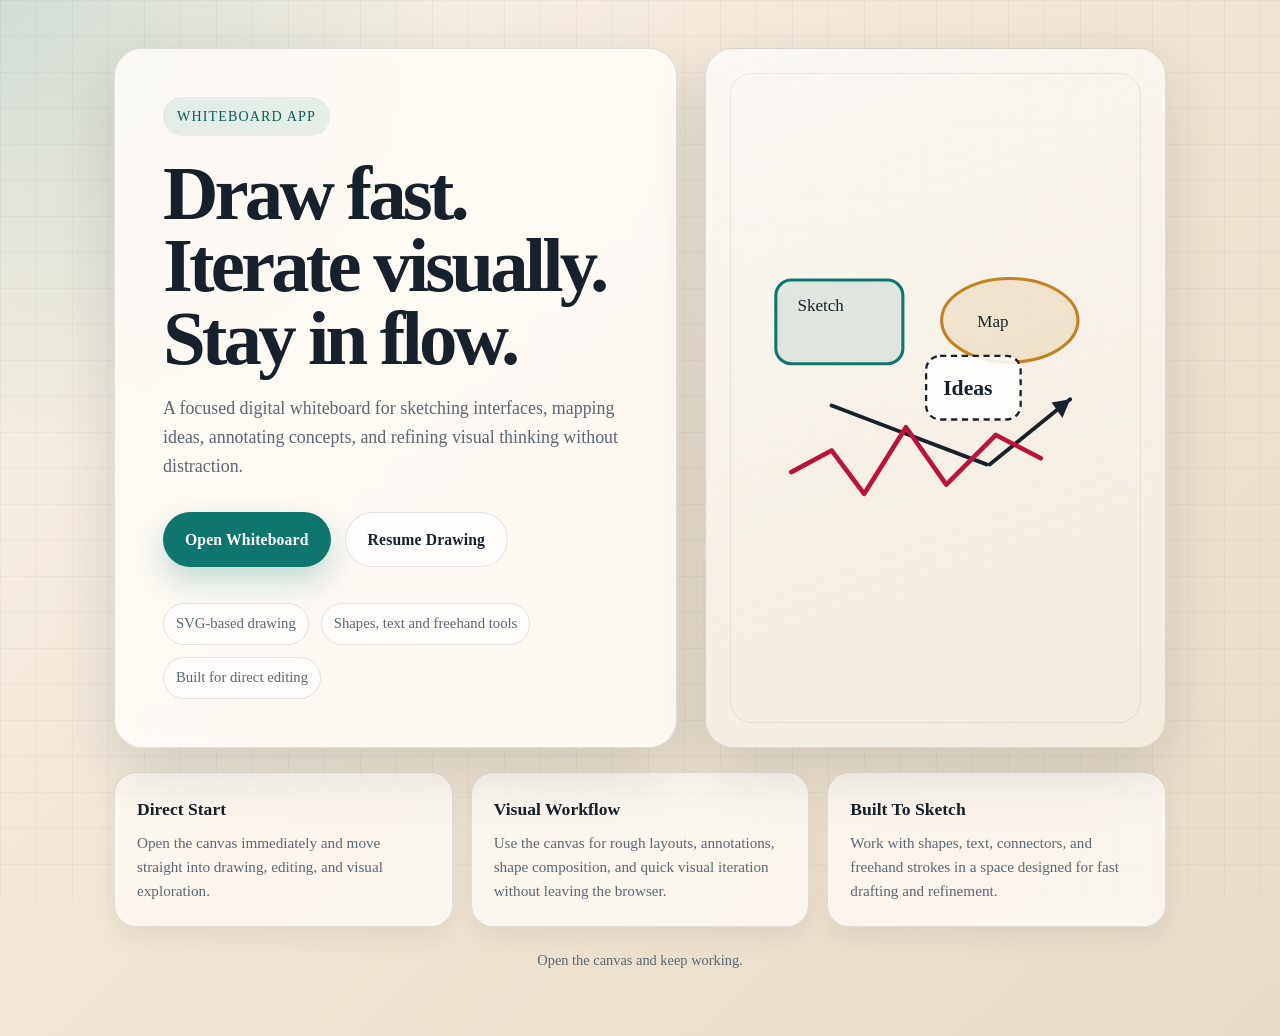
<file: assets/www/index.html>
<!DOCTYPE html>
<html lang="en">
<head>
	<meta charset="UTF-8">
	<meta name="viewport" content="width=device-width, initial-scale=1.0">
	<title>Webserver</title>
	<style>
		:root {
			--bg: #f4efe6;
			--paper: rgba(255, 252, 247, 0.88);
			--ink: #17212b;
			--muted: #5b6773;
			--accent: #0f766e;
			--accent-dark: #0b5d57;
			--line: rgba(23, 33, 43, 0.12);
			--shadow: 0 24px 60px rgba(23, 33, 43, 0.14);
		}
		* { box-sizing: border-box; }
		body {
			font-family: Georgia, "Times New Roman", serif;
			line-height: 1.6;
			color: var(--ink);
			margin: 0;
			min-height: 100vh;
			background: radial-gradient(circle at top left, rgba(15, 118, 110, 0.16), transparent 28%), linear-gradient(135deg, #f7f1e8 0%, #efe4d3 52%, #e7dcc8 100%);
		}
		body::before {
			content: "";
			position: fixed;
			inset: 0;
			background-image: linear-gradient(rgba(23, 33, 43, 0.03) 1px, transparent 1px), linear-gradient(90deg, rgba(23, 33, 43, 0.03) 1px, transparent 1px);
			background-size: 36px 36px;
			pointer-events: none;
		}
		main {
			position: relative;
			max-width: 1100px;
			margin: 0 auto;
			padding: 48px 24px 64px;
		}
		.hero {
			display: grid;
			grid-template-columns: minmax(0, 1.1fr) minmax(320px, 0.9fr);
			gap: 28px;
			align-items: stretch;
		}
		.panel {
			background: var(--paper);
			backdrop-filter: blur(8px);
			border: 1px solid var(--line);
			border-radius: 28px;
			box-shadow: var(--shadow);
		}
		.hero-copy { padding: 48px; }
		.eyebrow {
			display: inline-flex;
			align-items: center;
			gap: 10px;
			padding: 8px 14px;
			border-radius: 999px;
			background: rgba(15, 118, 110, 0.1);
			color: var(--accent-dark);
			font-size: 0.88rem;
			letter-spacing: 0.08em;
			text-transform: uppercase;
		}
		h1 {
			margin: 22px 0 18px;
			font-size: clamp(3rem, 6vw, 5.6rem);
			line-height: 0.95;
			letter-spacing: -0.05em;
			font-weight: 700;
		}
		.lead {
			max-width: 34rem;
			font-size: 1.12rem;
			color: var(--muted);
			margin: 0 0 32px;
		}
		.actions {
			display: flex;
			flex-wrap: wrap;
			gap: 14px;
			margin-bottom: 36px;
		}
		.btn {
			display: inline-flex;
			align-items: center;
			justify-content: center;
			padding: 14px 22px;
			border-radius: 999px;
			text-decoration: none;
			font-size: 0.98rem;
			font-weight: 700;
			letter-spacing: 0.01em;
			transition: transform 0.18s ease, box-shadow 0.18s ease, background 0.18s ease;
		}
		.btn-primary {
			background: var(--accent);
			color: #fff;
			box-shadow: 0 14px 30px rgba(15, 118, 110, 0.25);
		}
		.btn-secondary {
			background: rgba(255, 255, 255, 0.72);
			color: var(--ink);
			border: 1px solid var(--line);
		}
		.btn:hover { transform: translateY(-2px); }
		.btn-primary:hover { background: var(--accent-dark); }
		.btn-secondary:hover { background: rgba(255, 255, 255, 0.95); }
		.notes {
			display: flex;
			flex-wrap: wrap;
			gap: 12px;
			color: var(--muted);
			font-size: 0.92rem;
		}
		.notes span {
			padding: 8px 12px;
			border-radius: 999px;
			background: rgba(255, 255, 255, 0.62);
			border: 1px solid var(--line);
		}
		.preview {
			position: relative;
			overflow: hidden;
			padding: 28px;
			min-height: 520px;
			background: linear-gradient(160deg, rgba(255, 255, 255, 0.72), rgba(243, 235, 223, 0.92)), linear-gradient(0deg, rgba(23, 33, 43, 0.04) 1px, transparent 1px), linear-gradient(90deg, rgba(23, 33, 43, 0.04) 1px, transparent 1px);
			background-size: auto, 36px 36px, 36px 36px;
		}
		.preview::after {
			content: "";
			position: absolute;
			inset: 24px;
			border: 1px solid rgba(23, 33, 43, 0.08);
			border-radius: 22px;
			pointer-events: none;
		}
		.preview svg {
			width: 100%;
			height: 100%;
			min-height: 460px;
		}
		.summary {
			display: grid;
			grid-template-columns: repeat(3, minmax(0, 1fr));
			gap: 18px;
			margin-top: 24px;
		}
		.summary-card {
			padding: 22px;
			border-radius: 22px;
			background: rgba(255, 252, 247, 0.78);
			border: 1px solid var(--line);
			box-shadow: 0 10px 25px rgba(23, 33, 43, 0.07);
		}
		.summary-card h2 {
			margin: 0 0 8px;
			font-size: 1.1rem;
		}
		.summary-card p {
			margin: 0;
			color: var(--muted);
			font-size: 0.95rem;
		}
		footer {
			margin-top: 22px;
			text-align: center;
			color: var(--muted);
			font-size: 0.9rem;
		}
		@media (max-width: 920px) {
			main { padding: 28px 16px 40px; }
			.hero { grid-template-columns: 1fr; }
			.hero-copy, .preview { padding: 28px; }
			.summary { grid-template-columns: 1fr; }
		}
		@media (max-width: 560px) {
			h1 { font-size: 2.7rem; }
			.lead { font-size: 1rem; }
			.hero-copy, .preview { padding: 22px; border-radius: 24px; }
			.preview svg { min-height: 320px; }
		}
	</style>
</head>
<body>
	<main>
		<section class="hero">
			<div class="panel hero-copy">
				<div class="eyebrow">Whiteboard App</div>
				<h1>Draw fast. Iterate visually. Stay in flow.</h1>
				<p class="lead">A focused digital whiteboard for sketching interfaces, mapping ideas, annotating concepts, and refining visual thinking without distraction.</p>
				<div class="actions">
					<a href="/whiteboard/" class="btn btn-primary">Open Whiteboard</a>
					<a href="/whiteboard/" class="btn btn-secondary">Resume Drawing</a>
				</div>
				<div class="notes">
					<span>SVG-based drawing</span>
					<span>Shapes, text and freehand tools</span>
					<span>Built for direct editing</span>
				</div>
			</div>
			<div class="panel preview" aria-hidden="true">
				<svg viewBox="0 0 520 420" xmlns="http://www.w3.org/2000/svg">
					<rect x="54" y="58" width="164" height="108" rx="20" fill="rgba(15, 118, 110, 0.10)" stroke="#0f766e" stroke-width="4" />
					<ellipse cx="356" cy="110" rx="88" ry="54" fill="rgba(192, 132, 33, 0.14)" stroke="#c08421" stroke-width="4" />
					<line x1="126" y1="220" x2="326" y2="296" stroke="#17212b" stroke-width="5" stroke-linecap="round" />
					<line x1="330" y1="296" x2="434" y2="212" stroke="#17212b" stroke-width="5" stroke-linecap="round" />
					<polygon points="434,212 410,216 424,236" fill="#17212b" />
					<polyline points="74,306 126,278 168,334 222,248 274,322 338,258 396,288" fill="none" stroke="#be123c" stroke-width="6" stroke-linecap="round" stroke-linejoin="round" />
					<rect x="248" y="156" width="122" height="82" rx="18" fill="rgba(255, 255, 255, 0.86)" stroke="#17212b" stroke-width="3" stroke-dasharray="8 6" />
					<text x="270" y="206" fill="#17212b" font-family="Georgia, serif" font-size="28" font-weight="700">Ideas</text>
					<text x="82" y="98" fill="#17212b" font-family="Georgia, serif" font-size="22">Sketch</text>
					<text x="314" y="118" fill="#17212b" font-family="Georgia, serif" font-size="22">Map</text>
				</svg>
			</div>
		</section>
		<section class="summary">
			<article class="summary-card">
				<h2>Direct Start</h2>
				<p>Open the canvas immediately and move straight into drawing, editing, and visual exploration.</p>
			</article>
			<article class="summary-card">
				<h2>Visual Workflow</h2>
				<p>Use the canvas for rough layouts, annotations, shape composition, and quick visual iteration without leaving the browser.</p>
			</article>
			<article class="summary-card">
				<h2>Built To Sketch</h2>
				<p>Work with shapes, text, connectors, and freehand strokes in a space designed for fast drafting and refinement.</p>
			</article>
		</section>
		<footer>Open the canvas and keep working.</footer>
	</main>
</body>

</html>
</file>
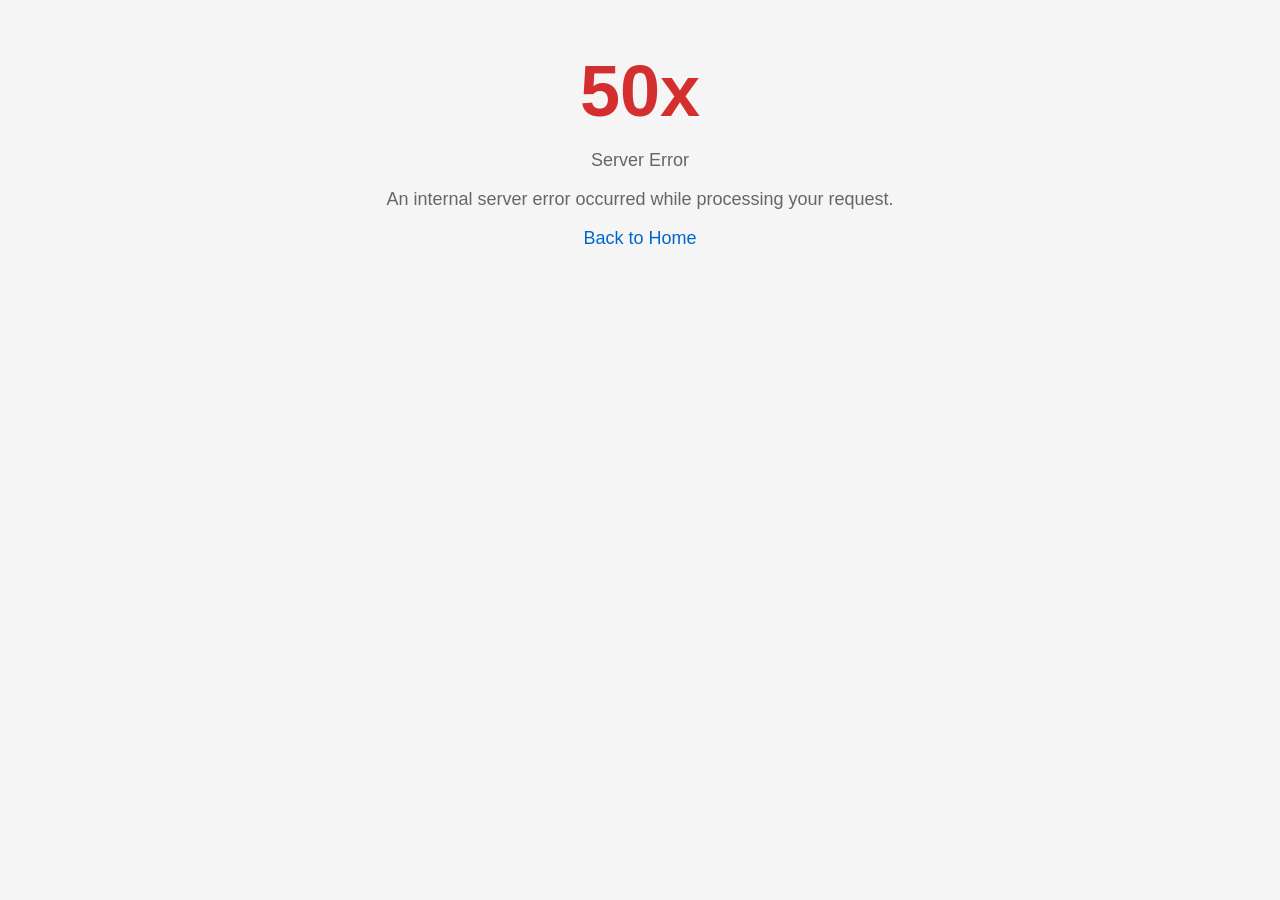
<file: assets/www/50x.html>
<!DOCTYPE html>
<html lang="en">

<head>
	<meta charset="UTF-8">
	<meta name="viewport" content="width=device-width, initial-scale=1.0">
	<title>Server Error</title>
	<style>
		body {
			font-family: Arial, sans-serif;
			text-align: center;
			margin-top: 50px;
			background-color: #f5f5f5;
		}

		h1 {
			color: #d32f2f;
			font-size: 72px;
			margin: 0;
		}

		p {
			color: #666;
			font-size: 18px;
		}

		a {
			color: #0066cc;
			text-decoration: none;
		}

		a:hover {
			text-decoration: underline;
		}
	</style>
</head>

<body>
	<h1>50x</h1>
	<p>Server Error</p>
	<p>An internal server error occurred while processing your request.</p>
	<p><a href="/">Back to Home</a></p>
</body>

</html>
</file>
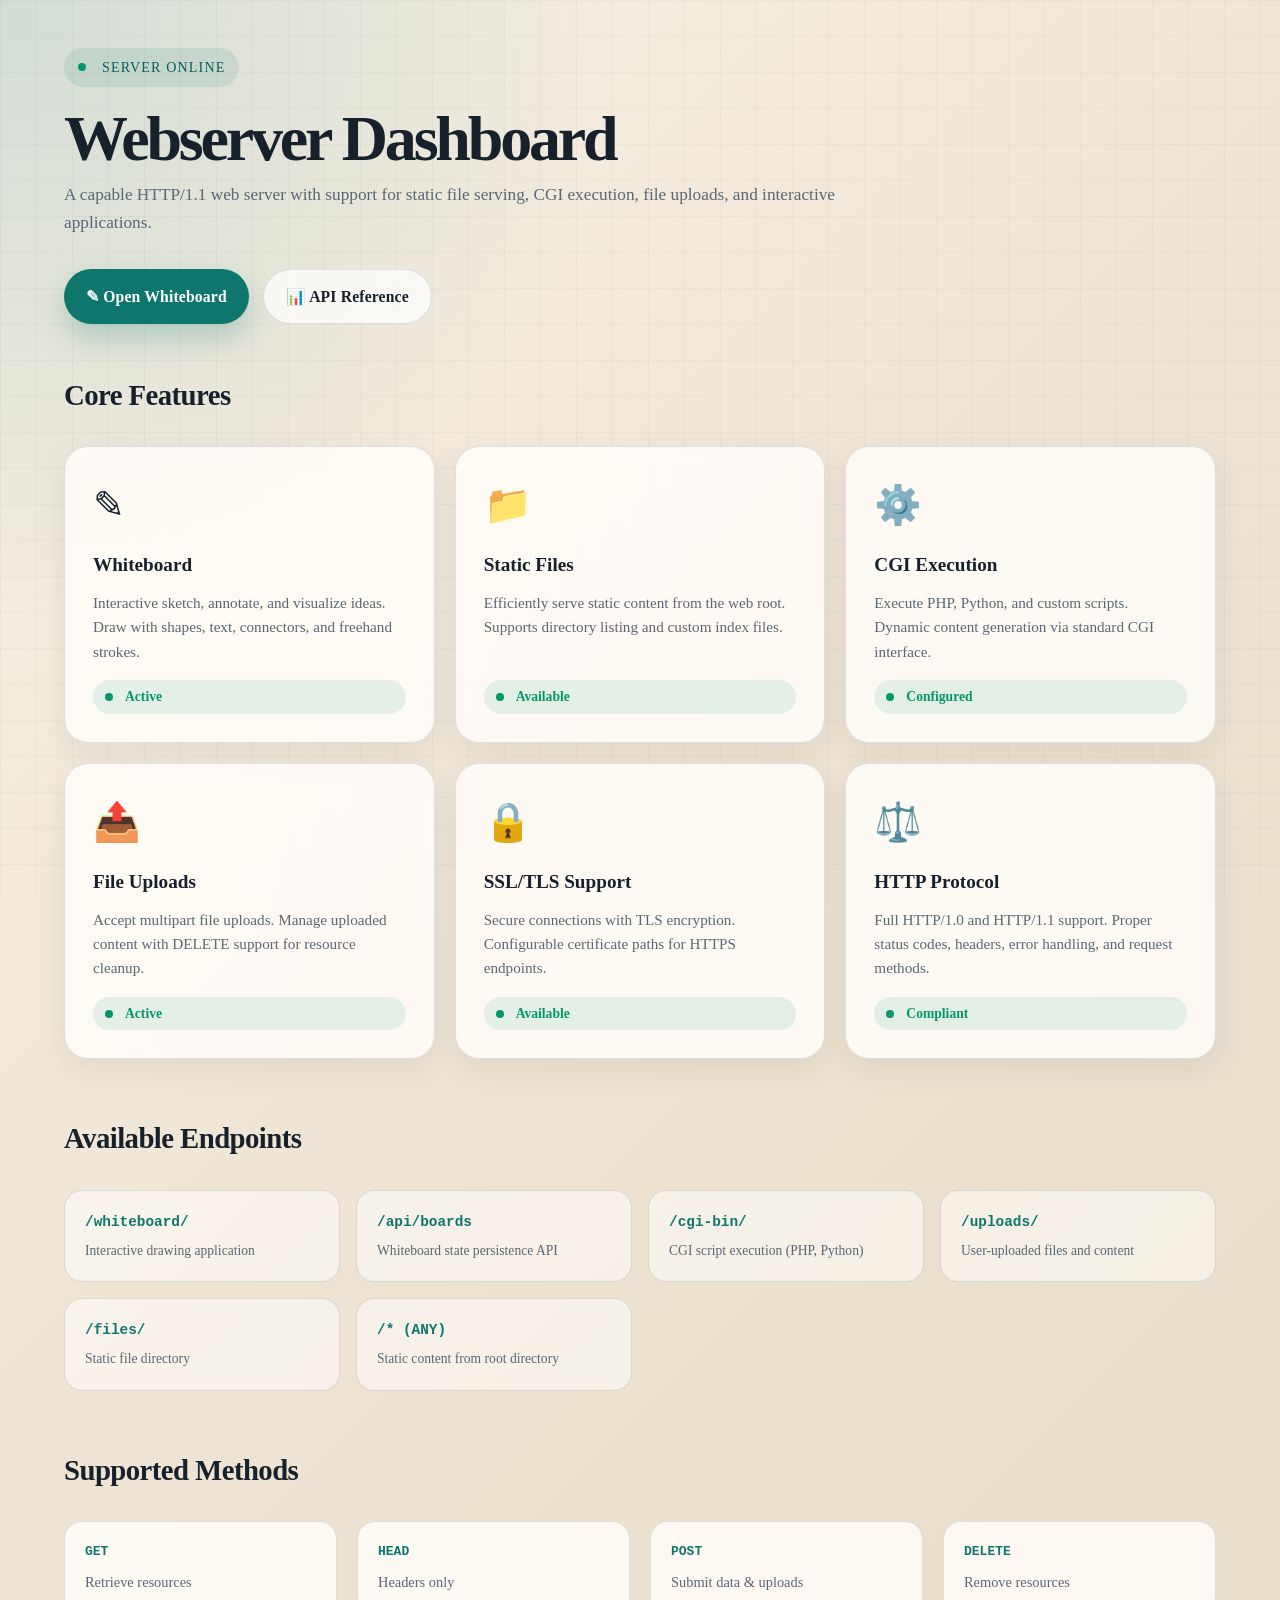
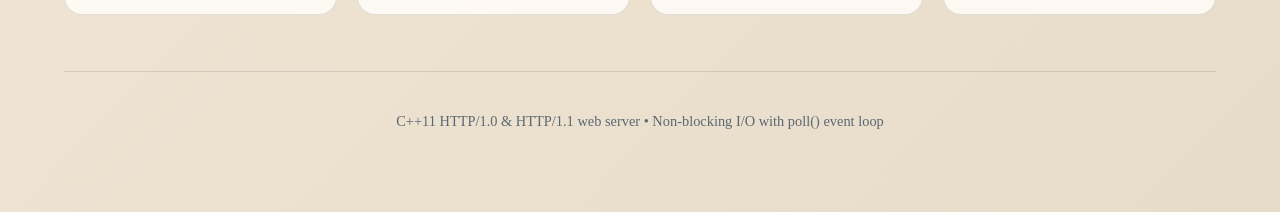
<file: assets/www/dashboard.html>
<!DOCTYPE html>
<html lang="en">

<head>
	<meta charset="UTF-8">
	<meta name="viewport" content="width=device-width, initial-scale=1.0">
	<title>Webserver Dashboard</title>
	<style>
		:root {
			--bg: #f4efe6;
			--paper: rgba(255, 252, 247, 0.88);
			--ink: #17212b;
			--muted: #5b6773;
			--accent: #0f766e;
			--accent-dark: #0b5d57;
			--line: rgba(23, 33, 43, 0.12);
			--shadow: 0 24px 60px rgba(23, 33, 43, 0.14);
			--success: #059669;
		}

		* {
			box-sizing: border-box;
		}

		body {
			font-family: Georgia, "Times New Roman", serif;
			line-height: 1.6;
			color: var(--ink);
			margin: 0;
			min-height: 100vh;
			background:
				radial-gradient(circle at top left, rgba(15, 118, 110, 0.16), transparent 28%),
				linear-gradient(135deg, #f7f1e8 0%, #efe4d3 52%, #e7dcc8 100%);
		}

		body::before {
			content: "";
			position: fixed;
			inset: 0;
			background-image:
				linear-gradient(rgba(23, 33, 43, 0.03) 1px, transparent 1px),
				linear-gradient(90deg, rgba(23, 33, 43, 0.03) 1px, transparent 1px);
			background-size: 36px 36px;
			pointer-events: none;
		}

		main {
			position: relative;
			max-width: 1200px;
			margin: 0 auto;
			padding: 48px 24px 64px;
		}

		header {
			margin-bottom: 48px;
		}

		.eyebrow {
			display: inline-flex;
			align-items: center;
			gap: 10px;
			padding: 8px 14px;
			border-radius: 999px;
			background: rgba(15, 118, 110, 0.1);
			color: var(--accent-dark);
			font-size: 0.88rem;
			letter-spacing: 0.08em;
			text-transform: uppercase;
		}

		h1 {
			margin: 22px 0 12px;
			font-size: clamp(2.6rem, 5vw, 4.2rem);
			line-height: 0.95;
			letter-spacing: -0.05em;
			font-weight: 700;
		}

		.subtitle {
			max-width: 50rem;
			font-size: 1.08rem;
			color: var(--muted);
			margin: 0 0 32px;
		}

		.actions {
			display: flex;
			flex-wrap: wrap;
			gap: 14px;
			margin-bottom: 36px;
		}

		.btn {
			display: inline-flex;
			align-items: center;
			justify-content: center;
			padding: 14px 22px;
			border-radius: 999px;
			text-decoration: none;
			font-size: 0.98rem;
			font-weight: 700;
			letter-spacing: 0.01em;
			transition: transform 0.18s ease, box-shadow 0.18s ease, background 0.18s ease;
			cursor: pointer;
			border: none;
		}

		.btn-primary {
			background: var(--accent);
			color: #fff;
			box-shadow: 0 14px 30px rgba(15, 118, 110, 0.25);
		}

		.btn-secondary {
			background: rgba(255, 255, 255, 0.72);
			color: var(--ink);
			border: 1px solid var(--line);
		}

		.btn:hover {
			transform: translateY(-2px);
		}

		.btn-primary:hover {
			background: var(--accent-dark);
		}

		.btn-secondary:hover {
			background: rgba(255, 255, 255, 0.95);
		}

		.section {
			margin-bottom: 56px;
		}

		.section h2 {
			font-size: 1.8rem;
			margin: 0 0 28px;
			letter-spacing: -0.02em;
		}

		.panel {
			background: var(--paper);
			backdrop-filter: blur(8px);
			border: 1px solid var(--line);
			border-radius: 28px;
			box-shadow: var(--shadow);
		}

		.feature-grid {
			display: grid;
			grid-template-columns: repeat(auto-fit, minmax(280px, 1fr));
			gap: 20px;
		}

		.feature-card {
			padding: 28px;
			background: var(--paper);
			backdrop-filter: blur(8px);
			border: 1px solid var(--line);
			border-radius: 24px;
			box-shadow: 0 10px 30px rgba(23, 33, 43, 0.08);
			transition: transform 0.2s ease, box-shadow 0.2s ease;
			text-decoration: none;
			color: inherit;
			display: flex;
			flex-direction: column;
		}

		.feature-card:hover {
			transform: translateY(-4px);
			box-shadow: 0 16px 40px rgba(23, 33, 43, 0.12);
		}

		.feature-icon {
			font-size: 2.4rem;
			margin-bottom: 14px;
		}

		.feature-card h3 {
			margin: 0 0 10px;
			font-size: 1.2rem;
		}

		.feature-card p {
			margin: 0 0 16px;
			color: var(--muted);
			font-size: 0.95rem;
			flex-grow: 1;
		}

		.status-badge {
			display: inline-flex;
			align-items: center;
			gap: 6px;
			padding: 6px 12px;
			border-radius: 999px;
			background: rgba(5, 150, 105, 0.1);
			color: var(--success);
			font-size: 0.85rem;
			font-weight: 600;
		}

		.endpoint-grid {
			display: grid;
			grid-template-columns: repeat(auto-fit, minmax(240px, 1fr));
			gap: 16px;
		}

		.endpoint-card {
			padding: 20px;
			background: rgba(255, 255, 255, 0.5);
			border: 1px solid var(--line);
			border-radius: 18px;
			font-family: "Monaco", "Courier New", monospace;
			font-size: 0.9rem;
		}

		.endpoint-path {
			color: var(--accent);
			font-weight: 600;
			word-break: break-all;
		}

		.endpoint-desc {
			color: var(--muted);
			font-size: 0.85rem;
			margin-top: 6px;
			font-family: Georgia, serif;
		}

		.status-indicator {
			display: inline-block;
			width: 8px;
			height: 8px;
			border-radius: 50%;
			background: var(--success);
			margin-right: 6px;
		}

		footer {
			margin-top: 48px;
			padding-top: 24px;
			border-top: 1px solid var(--line);
			text-align: center;
			color: var(--muted);
			font-size: 0.9rem;
		}

		@media (max-width: 920px) {
			main {
				padding: 28px 16px 40px;
			}

			h1 {
				font-size: 2.2rem;
			}

			.feature-grid {
				grid-template-columns: 1fr;
			}
		}

		@media (max-width: 560px) {
			h1 {
				font-size: 1.8rem;
			}

			.subtitle {
				font-size: 1rem;
			}

			.section h2 {
				font-size: 1.4rem;
			}

			.feature-card {
				padding: 20px;
			}
		}
	</style>
</head>

<body>
	<main>
		<!-- Header Section -->
		<header>
			<div class="eyebrow">
				<span class="status-indicator"></span>
				Server Online
			</div>
			<h1>Webserver Dashboard</h1>
			<p class="subtitle">A capable HTTP/1.1 web server with support for static file serving, CGI execution, file uploads, and interactive applications.</p>
			
			<div class="actions">
				<a href="/whiteboard/" class="btn btn-primary">✎ Open Whiteboard</a>
				<a href="/api/boards" class="btn btn-secondary">📊 API Reference</a>
			</div>
		</header>

		<!-- Features Section -->
		<section class="section">
			<h2>Core Features</h2>
			<div class="feature-grid">
				<a href="/whiteboard/" class="feature-card">
					<div class="feature-icon">✎</div>
					<h3>Whiteboard</h3>
					<p>Interactive sketch, annotate, and visualize ideas. Draw with shapes, text, connectors, and freehand strokes.</p>
					<div class="status-badge">
						<span class="status-indicator"></span>
						Active
					</div>
				</a>

				<div class="feature-card">
					<div class="feature-icon">📁</div>
					<h3>Static Files</h3>
					<p>Efficiently serve static content from the web root. Supports directory listing and custom index files.</p>
					<div class="status-badge">
						<span class="status-indicator"></span>
						Available
					</div>
				</div>

				<div class="feature-card">
					<div class="feature-icon">⚙️</div>
					<h3>CGI Execution</h3>
					<p>Execute PHP, Python, and custom scripts. Dynamic content generation via standard CGI interface.</p>
					<div class="status-badge">
						<span class="status-indicator"></span>
						Configured
					</div>
				</div>

				<div class="feature-card">
					<div class="feature-icon">📤</div>
					<h3>File Uploads</h3>
					<p>Accept multipart file uploads. Manage uploaded content with DELETE support for resource cleanup.</p>
					<div class="status-badge">
						<span class="status-indicator"></span>
						Active
					</div>
				</div>

				<div class="feature-card">
					<div class="feature-icon">🔒</div>
					<h3>SSL/TLS Support</h3>
					<p>Secure connections with TLS encryption. Configurable certificate paths for HTTPS endpoints.</p>
					<div class="status-badge">
						<span class="status-indicator"></span>
						Available
					</div>
				</div>

				<div class="feature-card">
					<div class="feature-icon">⚖️</div>
					<h3>HTTP Protocol</h3>
					<p>Full HTTP/1.0 and HTTP/1.1 support. Proper status codes, headers, error handling, and request methods.</p>
					<div class="status-badge">
						<span class="status-indicator"></span>
						Compliant
					</div>
				</div>
			</div>
		</section>

		<!-- Endpoints Section -->
		<section class="section">
			<h2>Available Endpoints</h2>
			<div class="endpoint-grid">
				<div class="endpoint-card">
					<div class="endpoint-path">/whiteboard/</div>
					<div class="endpoint-desc">Interactive drawing application</div>
				</div>
				<div class="endpoint-card">
					<div class="endpoint-path">/api/boards</div>
					<div class="endpoint-desc">Whiteboard state persistence API</div>
				</div>
				<div class="endpoint-card">
					<div class="endpoint-path">/cgi-bin/</div>
					<div class="endpoint-desc">CGI script execution (PHP, Python)</div>
				</div>
				<div class="endpoint-card">
					<div class="endpoint-path">/uploads/</div>
					<div class="endpoint-desc">User-uploaded files and content</div>
				</div>
				<div class="endpoint-card">
					<div class="endpoint-path">/files/</div>
					<div class="endpoint-desc">Static file directory</div>
				</div>
				<div class="endpoint-card">
					<div class="endpoint-path">/* (ANY)</div>
					<div class="endpoint-desc">Static content from root directory</div>
				</div>
			</div>
		</section>

		<!-- HTTP Methods Section -->
		<section class="section">
			<h2>Supported Methods</h2>
			<div class="feature-grid" style="grid-template-columns: repeat(auto-fit, minmax(180px, 1fr));">
				<div style="padding: 20px; background: var(--paper); border: 1px solid var(--line); border-radius: 18px;">
					<div style="color: var(--accent); font-weight: 700; font-family: monospace; margin-bottom: 8px;">GET</div>
					<div style="font-size: 0.9rem; color: var(--muted);">Retrieve resources</div>
				</div>
				<div style="padding: 20px; background: var(--paper); border: 1px solid var(--line); border-radius: 18px;">
					<div style="color: var(--accent); font-weight: 700; font-family: monospace; margin-bottom: 8px;">HEAD</div>
					<div style="font-size: 0.9rem; color: var(--muted);">Headers only</div>
				</div>
				<div style="padding: 20px; background: var(--paper); border: 1px solid var(--line); border-radius: 18px;">
					<div style="color: var(--accent); font-weight: 700; font-family: monospace; margin-bottom: 8px;">POST</div>
					<div style="font-size: 0.9rem; color: var(--muted);">Submit data & uploads</div>
				</div>
				<div style="padding: 20px; background: var(--paper); border: 1px solid var(--line); border-radius: 18px;">
					<div style="color: var(--accent); font-weight: 700; font-family: monospace; margin-bottom: 8px;">DELETE</div>
					<div style="font-size: 0.9rem; color: var(--muted);">Remove resources</div>
				</div>
			</div>
		</section>

		<footer>
			<p>C++11 HTTP/1.0 & HTTP/1.1 web server • Non-blocking I/O with poll() event loop</p>
		</footer>
	</main>
</body>

</html>
</file>
